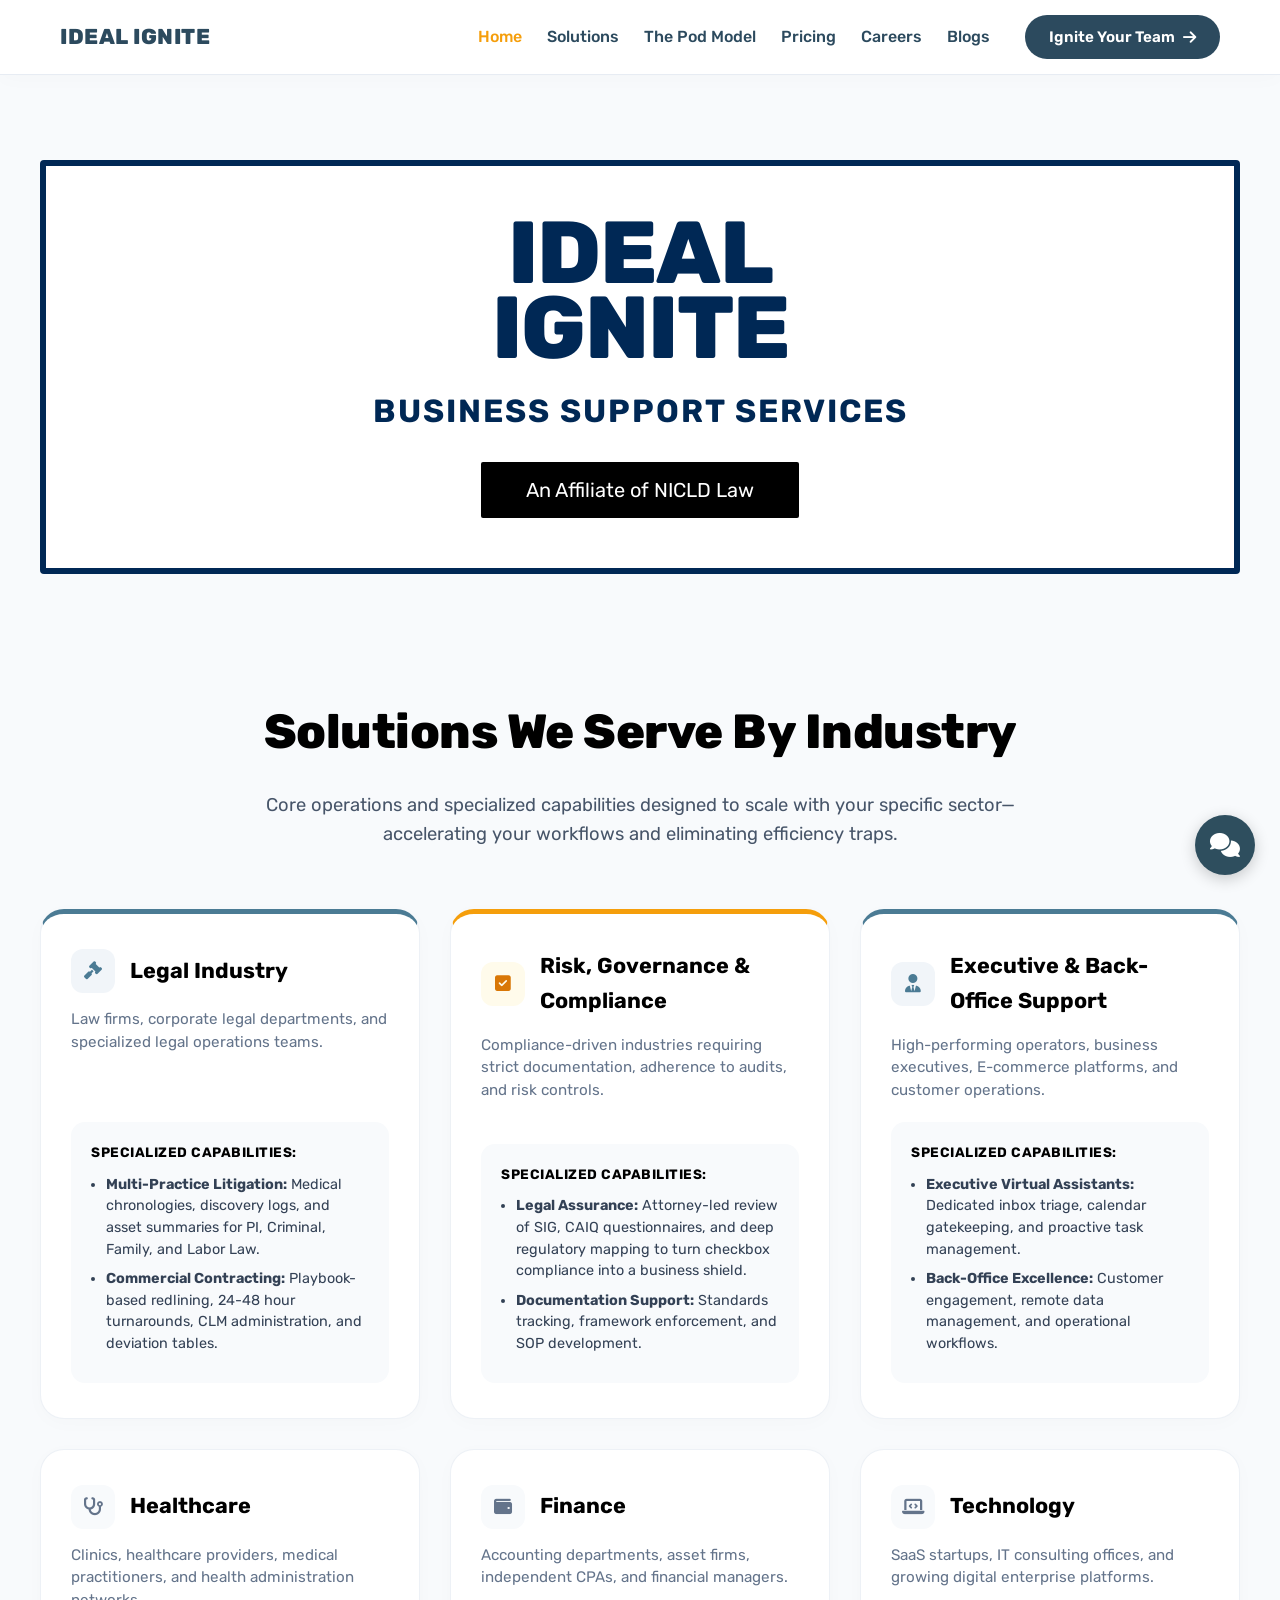
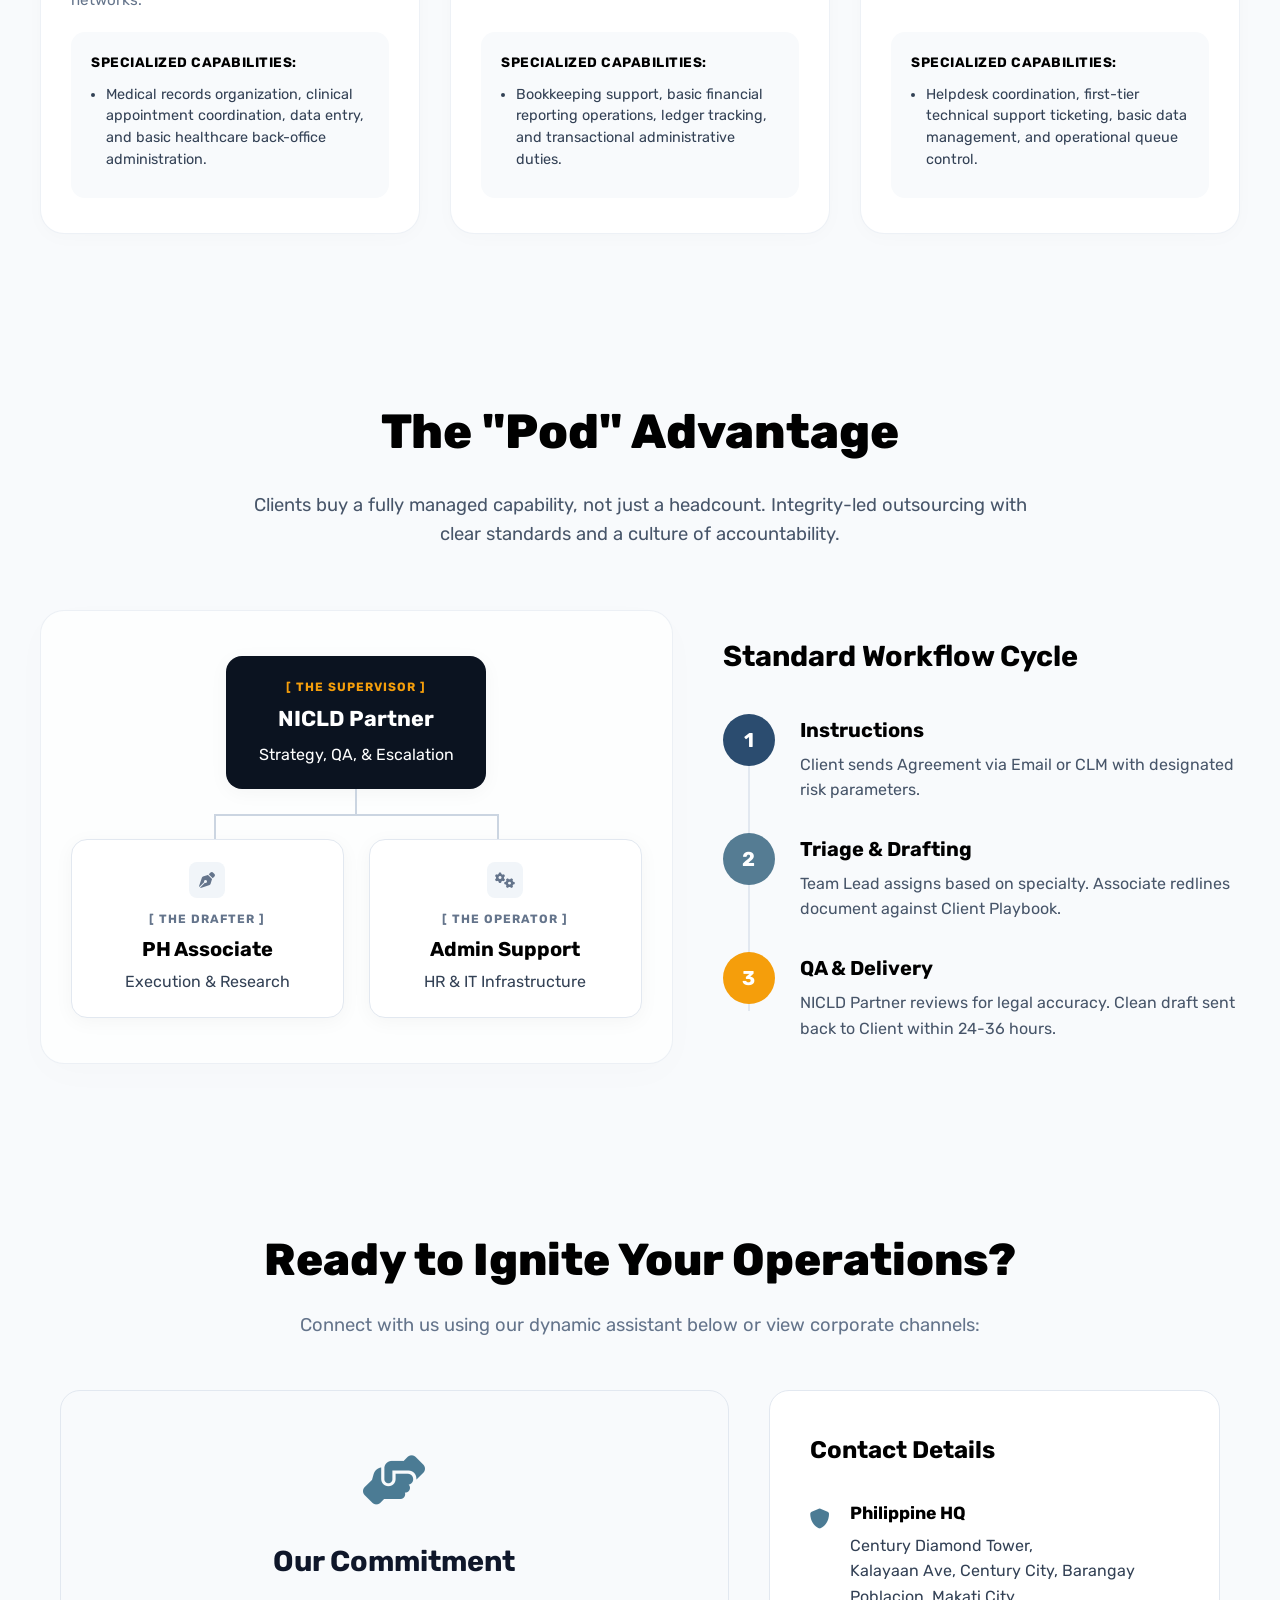
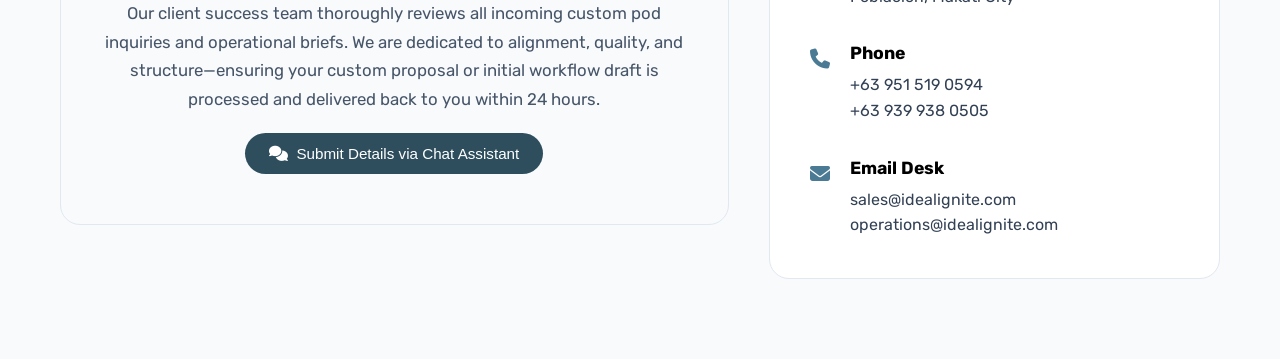
<file: Index.html>
<!DOCTYPE html>
<html lang="en">
<head>
    <meta charset="UTF-8">
    <meta name="viewport" content="width=device-width, initial-scale=1.0">
    <title>Ideal Ignite - Business Support Services</title>
    
    <!-- =======================================================
       PART 1: FONTS & EXTERNAL STYLESHEETS (Font at Icons)
       ======================================================= -->
    <!-- Google Fonts para sa Rubik Typography -->
    <link rel="preconnect" href="https://fonts.googleapis.com">
    <link rel="preconnect" href="https://fonts.gstatic.com" crossorigin>
    <link href="https://fonts.googleapis.com/css2?family=Rubik:wght@400;500;700;800&display=swap" rel="stylesheet">
    <!-- Font Awesome para sa mga Card, Contact, at Chat Icons -->
    <link rel="stylesheet" href="https://cdnjs.cloudflare.com/ajax/libs/font-awesome/6.4.0/css/all.min.css">
    <!-- Link sa iyong external CSS file -->
    <link rel="stylesheet" href="style.css">
</head>
<body>

    <!-- =======================================================
       PART 2: NAVBAR SECTION (Sticky Header / Navigation Links)
       ======================================================= -->
    <nav class="main-navbar">
        <div class="nav-container">
            <!-- Pangalan ng Kumpanya (Logo Area) -->
            <div class="nav-logo">
                <a href="#">IDEAL IGNITE</a>
            </div>
            <!-- Mga Menu Links at Button sa Kanan -->
            <div class="nav-menu-wrapper">
                <div class="nav-links">
                    <a href="#" class="nav-item active">Home</a>
                    <a href="#solutions" class="nav-item">Solutions</a>
                    <a href="#pod-model" class="nav-item">The Pod Model</a>
                    <a href="#pricing" class="nav-item">Pricing</a>
                    <a href="#careers" class="nav-item">Careers</a>
                    <a href="#blogs" class="nav-item">Blogs</a>
                </div>
                <!-- Ang button na ito ay awtomatikong magbubukas sa hiwalay na chatbot page/iframe -->
                <a href="javascript:void(0);" onclick="openChatbotForInquiry()" class="btn-quote">Ignite Your Team <i class="fa-solid fa-arrow-right"></i></a>
            </div>
        </div>
    </nav>


    <!-- =======================================================
       PART 3: HERO LOGO BADGE SECTION (Main Banner Area)
       ======================================================= -->
    <header class="logo-badge-container">
        <div class="logo-badge">
            <!-- Pangunahing Malaking Pamagat -->
            <h1 class="brand-title">IDEAL<br>IGNITE</h1>
            <!-- Subtitle sa ilalim ng Pamagat -->
            <p class="brand-subtitle">Business Support Services</p>
            <!-- Black Badge sa pinakailalim ng Hero Box -->
            <span class="brand-affiliate">An Affiliate of NICLD Law</span>
        </div>
    </header>


    <!-- =======================================================
       PART 4: SOLUTIONS BY INDUSTRY SECTION (Grid Cards)
       ======================================================= -->
    <section id="solutions" class="unified-solutions-section">
        <div class="container">
            <!-- Header ng Solutions Section -->
            <div class="section-header-unified">
                <h2>Solutions We Serve By Industry</h2>
                <p>Core operations and specialized capabilities designed to scale with your specific sector—accelerating your workflows and eliminating efficiency traps.</p>
            </div>

            <!-- Grid Container para sa 6 na Cards -->
            <div class="unified-grid">
                
                <!-- CARD 1: Legal Industry -->
                <div class="unified-card accent-blue-top">
                    <div class="card-header-flex">
                        <div class="unified-icon bg-blue-muted text-blue-dark"><i class="fa-solid fa-gavel"></i></div>
                        <h3>Legal Industry</h3>
                    </div>
                    <p class="industry-desc">Law firms, corporate legal departments, and specialized legal operations teams.</p>
                    <div class="solutions-sub-box">
                        <h4>Specialized Capabilities:</h4>
                        <ul>
                            <li><strong>Multi-Practice Litigation:</strong> Medical chronologies, discovery logs, and asset summaries for PI, Criminal, Family, and Labor Law.</li>
                            <li><strong>Commercial Contracting:</strong> Playbook-based redlining, 24-48 hour turnarounds, CLM administration, and deviation tables.</li>
                        </ul>
                    </div>
                </div>

                <!-- CARD 2: Risk & Compliance -->
                <div class="unified-card accent-orange-top">
                    <div class="card-header-flex">
                        <div class="unified-icon bg-orange-muted text-orange-dark"><i class="fa-solid fa-square-check"></i></div>
                        <h3>Risk, Governance & Compliance</h3>
                    </div>
                    <p class="industry-desc">Compliance-driven industries requiring strict documentation, adherence to audits, and risk controls.</p>
                    <div class="solutions-sub-box">
                        <h4>Specialized Capabilities:</h4>
                        <ul>
                            <li><strong>Legal Assurance:</strong> Attorney-led review of SIG, CAIQ questionnaires, and deep regulatory mapping to turn checkbox compliance into a business shield.</li>
                            <li><strong>Documentation Support:</strong> Standards tracking, framework enforcement, and SOP development.</li>
                        </ul>
                    </div>
                </div>

                <!-- CARD 3: Executive Support -->
                <div class="unified-card accent-blue-top">
                    <div class="card-header-flex">
                        <div class="unified-icon bg-blue-muted text-blue-dark"><i class="fa-solid fa-user-tie"></i></div>
                        <h3>Executive & Back-Office Support</h3>
                    </div>
                    <p class="industry-desc">High-performing operators, business executives, E-commerce platforms, and customer operations.</p>
                    <div class="solutions-sub-box">
                        <h4>Specialized Capabilities:</h4>
                        <ul>
                            <li><strong>Executive Virtual Assistants:</strong> Dedicated inbox triage, calendar gatekeeping, and proactive task management.</li>
                            <li><strong>Back-Office Excellence:</strong> Customer engagement, remote data management, and operational workflows.</li>
                        </ul>
                    </div>
                </div>

                <!-- CARD 4: Healthcare -->
                <div class="unified-card">
                    <div class="card-header-flex">
                        <div class="unified-icon bg-gray-muted text-gray-dark"><i class="fa-solid fa-stethoscope"></i></div>
                        <h3>Healthcare</h3>
                    </div>
                    <p class="industry-desc">Clinics, healthcare providers, medical practitioners, and health administration networks.</p>
                    <div class="solutions-sub-box">
                        <h4>Specialized Capabilities:</h4>
                        <ul>
                            <li>Medical records organization, clinical appointment coordination, data entry, and basic healthcare back-office administration.</li>
                        </ul>
                    </div>
                </div>

                <!-- CARD 5: Finance -->
                <div class="unified-card">
                    <div class="card-header-flex">
                        <div class="unified-icon bg-gray-muted text-gray-dark"><i class="fa-solid fa-wallet"></i></div>
                        <h3>Finance</h3>
                    </div>
                    <p class="industry-desc">Accounting departments, asset firms, independent CPAs, and financial managers.</p>
                    <div class="solutions-sub-box">
                        <h4>Specialized Capabilities:</h4>
                        <ul>
                            <li>Bookkeeping support, basic financial reporting operations, ledger tracking, and transactional administrative duties.</li>
                        </ul>
                    </div>
                </div>

                <!-- CARD 6: Technology -->
                <div class="unified-card">
                    <div class="card-header-flex">
                        <div class="unified-icon bg-gray-muted text-gray-dark"><i class="fa-solid fa-laptop-code"></i></div>
                        <h3>Technology</h3>
                    </div>
                    <p class="industry-desc">SaaS startups, IT consulting offices, and growing digital enterprise platforms.</p>
                    <div class="solutions-sub-box">
                        <h4>Specialized Capabilities:</h4>
                        <ul>
                            <li>Helpdesk coordination, first-tier technical support ticketing, basic data management, and operational queue control.</li>
                        </ul>
                    </div>
                </div>

            </div>
        </div>
    </section>


    <!-- =======================================================
       PART 5: THE "POD" ADVANTAGE SECTION (Organizational Diagram)
       ======================================================= -->
    <section id="pod-model" class="pod-advantage-section">
        <div class="pod-container">
            <!-- Header ng Pod Model Section -->
            <div class="pod-main-header">
                <h2>The "Pod" Advantage</h2>
                <p>Clients buy a fully managed capability, not just a headcount. Integrity-led outsourcing with clear standards and a culture of accountability.</p>
            </div>

            <!-- Layout: Diagram sa Kaliwa, Timeline sa Kanan -->
            <div class="pod-content-layout">
                
                <!-- Sub-Part A: Structural Org Chart Diagram -->
                <div class="pod-architecture-card">
                    <!-- Top Level Box (The Supervisor) -->
                    <div class="org-box supervisor-box">
                        <span class="box-role-tag text-orange">[ THE SUPERVISOR ]</span>
                        <h3>NICLD Partner</h3>
                        <p>Strategy, QA, & Escalation</p>
                    </div>

                    <!-- Connecting Vector Lines (HTML/CSS Flow Lines) -->
                    <div class="org-connecting-lines">
                        <div class="vertical-line-main"></div>
                        <div class="horizontal-bridge"></div>
                        <div class="vertical-branch-left"></div>
                        <div class="vertical-branch-right"></div>
                    </div>

                    <!-- Bottom Level Row (Drafter & Operator) -->
                    <div class="org-bottom-row">
                        <!-- Left Box -->
                        <div class="org-box lower-box">
                            <div class="org-icon"><i class="fa-solid fa-pen-nib"></i></div>
                            <span class="box-role-tag text-muted">[ THE DRAFTER ]</span>
                            <h3>PH Associate</h3>
                            <p>Execution & Research</p>
                        </div>
                        <!-- Right Box -->
                        <div class="org-box lower-box">
                            <div class="org-icon"><i class="fa-solid fa-gears"></i></div>
                            <span class="box-role-tag text-muted">[ THE OPERATOR ]</span>
                            <h3>Admin Support</h3>
                            <p>HR & IT Infrastructure</p>
                        </div>
                    </div>
                </div>

                <!-- Sub-Part B: Vertical Workflow Timeline Steps -->
                <div class="workflow-cycle-panel">
                    <h3>Standard Workflow Cycle</h3>
                    <div class="workflow-timeline-container">
                        <!-- Step 1 -->
                        <div class="timeline-item">
                            <div class="timeline-badge badge-blue">1</div>
                            <div class="timeline-body">
                                <h4>Instructions</h4>
                                <p>Client sends Agreement via Email or CLM with designated risk parameters.</p>
                            </div>
                        </div>
                        <!-- Step 2 -->
                        <div class="timeline-item">
                            <div class="timeline-badge badge-teal">2</div>
                            <div class="timeline-body">
                                <h4>Triage & Drafting</h4>
                                <p>Team Lead assigns based on specialty. Associate redlines document against Client Playbook.</p>
                            </div>
                        </div>
                        <!-- Step 3 -->
                        <div class="timeline-item">
                            <div class="timeline-badge badge-orange">3</div>
                            <div class="timeline-body">
                                <h4>QA & Delivery</h4>
                                <p>NICLD Partner reviews for legal accuracy. Clean draft sent back to Client within 24-36 hours.</p>
                            </div>
                        </div>
                    </div>
                </div>

            </div>
        </div>
    </section>


    <!-- =======================================================
       PART 6: CONTACT & INQUIRY SECTION (Malinis na Commitment at Info Cards)
       ======================================================= -->
    <section id="contact-section" class="contact-section text-center">
        <!-- Pamagat ng Seksyon -->
        <h2 class="contact-main-title">Ready to Ignite Your Operations?</h2>
        <p class="section-subtitle">Connect with us using our dynamic assistant below or view corporate channels:</p>

        <div class="contact-container">
            
            <!-- Sub-Part A: Ang MALINIS NA COMMITMENT CARD -->
            <div class="contact-form-card alignment-fix-commitment">
                <div class="clean-commitment-content">
                    <div class="commitment-large-icon"><i class="fa-solid fa-handshake-angle"></i></div>
                    <h3>Our Commitment</h3>
                    <p>Our client success team thoroughly reviews all incoming custom pod inquiries and operational briefs. We are dedicated to alignment, quality, and structure—ensuring your custom proposal or initial workflow draft is processed and delivered back to you within 24 hours.</p>
                    
                    <!-- CTA Button para lalong maging interactive ang pagbukas ng hiwalay na Chatbot Form -->
                    <button class="btn-start-chat-inquiry" onclick="openChatbotForInquiry()">
                        <i class="fa-solid fa-comments"></i> Submit Details via Chat Assistant
                    </button>
                </div>
            </div>

            <!-- Sub-Part B: Corporate Contact Details (Kanang Kolum) -->
            <div class="contact-info-column">
                <div class="info-card">
                    <h3>Contact Details</h3>
                    
                    <!-- HQ Address -->
                    <div class="info-item">
                        <div class="info-icon"><i class="fa-solid fa-shield"></i></div>
                        <div>
                            <strong>Philippine HQ</strong>
                            <p>Century Diamond Tower,<br>Kalayaan Ave, Century City, Barangay Poblacion, Makati City</p>
                        </div>
                    </div>

                    <!-- Mga Telepono -->
                    <div class="info-item">
                        <div class="info-icon"><i class="fa-solid fa-phone"></i></div>
                        <div>
                            <strong>Phone</strong>
                            <p>+63 951 519 0594<br>+63 939 938 0505</p>
                        </div>
                    </div>

                    <!-- Mga Email Desk -->
                    <div class="info-item">
                        <div class="info-icon"><i class="fa-solid fa-envelope"></i></div>
                        <div>
                            <strong>Email Desk</strong>
                            <p>sales@idealignite.com<br>operations@idealignite.com</p>
                        </div>
                    </div>
                </div>
            </div>

        </div>
    </section>


    <!-- =======================================================
       PART 7: LIVE CHATBOT WIDGET SECTION (Modular Iframe Setup)
       ======================================================= -->
    <div class="chatbot-wrapper">
        <!-- Bilog na Floating Action Button (Launcher Icon) -->
        <button class="chatbot-launcher" id="chatbotLauncher" onclick="toggleChatbotFrame()">
            <i class="fa-solid fa-comments"></i>
        </button>

        <!-- Dito hihigupin ang hiwalay na chatbot.html file -->
        <iframe src="chatbot.html" class="chatbot-iframe-window" id="chatbotIframe" style="display: none;"></iframe>
    </div>


    <!-- =======================================================
       PART 8: EXTERNAL JAVASCRIPT CONTROLLER CONNECTION
       ======================================================= -->
    <script src="script.js"></script>

</body>
</html>
</file>
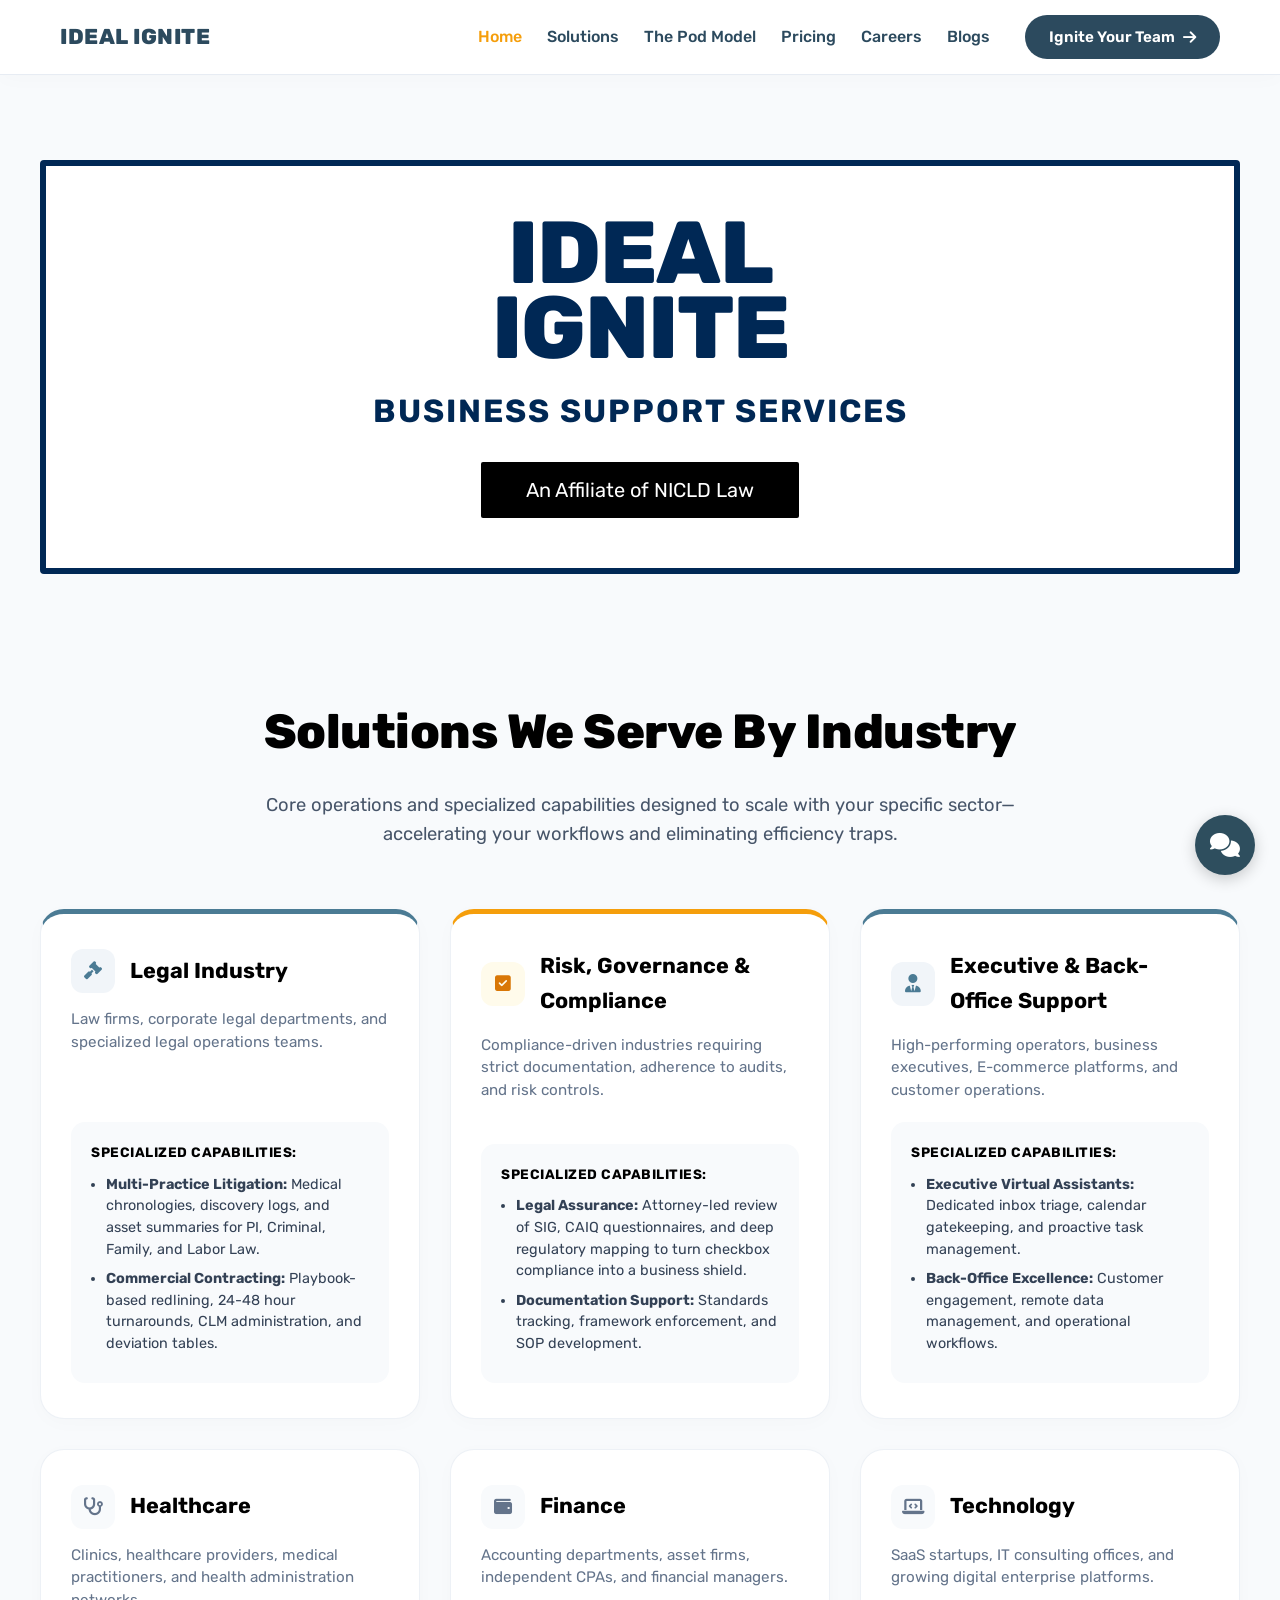
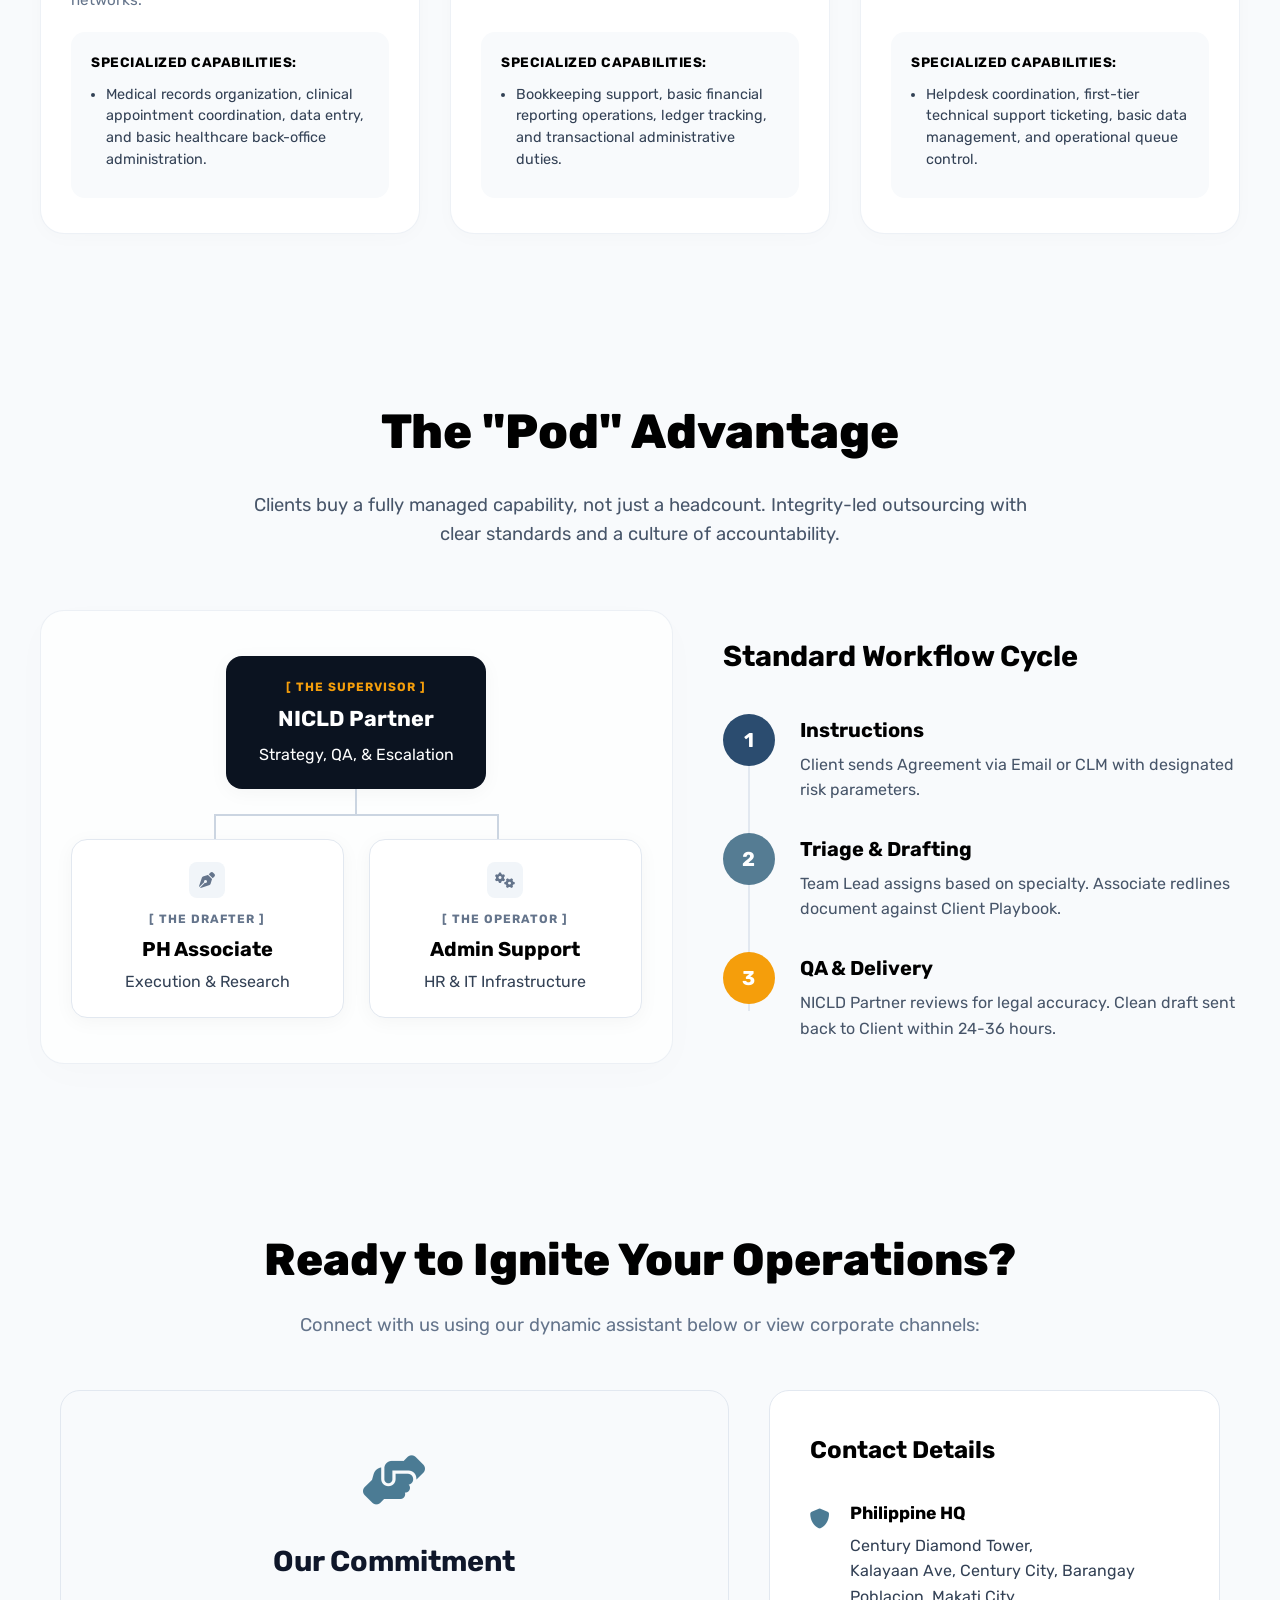
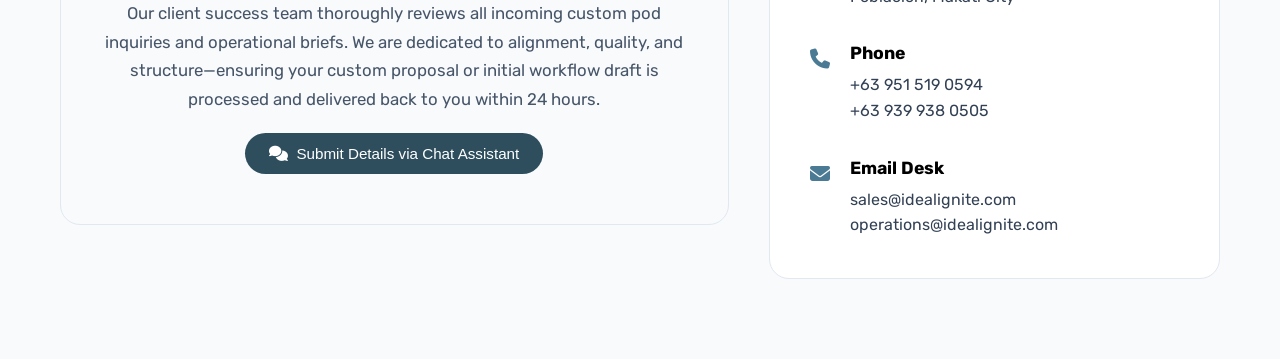
<file: index.html>
<!DOCTYPE html>
<html lang="en">
<head>
    <meta charset="UTF-8">
    <meta name="viewport" content="width=device-width, initial-scale=1.0">
    <title>Ideal Ignite - Business Support Services</title>
    
    <!-- =======================================================
       PART 1: FONTS & EXTERNAL STYLESHEETS (Font at Icons)
       ======================================================= -->
    <!-- Google Fonts para sa Rubik Typography -->
    <link rel="preconnect" href="https://fonts.googleapis.com">
    <link rel="preconnect" href="https://fonts.gstatic.com" crossorigin>
    <link href="https://fonts.googleapis.com/css2?family=Rubik:wght@400;500;700;800&display=swap" rel="stylesheet">
    <!-- Font Awesome para sa mga Card, Contact, at Chat Icons -->
    <link rel="stylesheet" href="https://cdnjs.cloudflare.com/ajax/libs/font-awesome/6.4.0/css/all.min.css">
    <!-- Link sa iyong external CSS file -->
    <link rel="stylesheet" href="style.css">
</head>
<body>

    <!-- =======================================================
       PART 2: NAVBAR SECTION (Sticky Header / Navigation Links)
       ======================================================= -->
    <nav class="main-navbar">
        <div class="nav-container">
            <!-- Pangalan ng Kumpanya (Logo Area) -->
            <div class="nav-logo">
                <a href="#">IDEAL IGNITE</a>
            </div>
            <!-- Mga Menu Links at Button sa Kanan -->
            <div class="nav-menu-wrapper">
                <div class="nav-links">
                    <a href="#" class="nav-item active">Home</a>
                    <a href="#solutions" class="nav-item">Solutions</a>
                    <a href="#pod-model" class="nav-item">The Pod Model</a>
                    <a href="#pricing" class="nav-item">Pricing</a>
                    <a href="#careers" class="nav-item">Careers</a>
                    <a href="#blogs" class="nav-item">Blogs</a>
                </div>
                <!-- Ang button na ito ay awtomatikong magbubukas sa hiwalay na chatbot page/iframe -->
                <a href="javascript:void(0);" onclick="openChatbotForInquiry()" class="btn-quote">Ignite Your Team <i class="fa-solid fa-arrow-right"></i></a>
            </div>
        </div>
    </nav>


    <!-- =======================================================
       PART 3: HERO LOGO BADGE SECTION (Main Banner Area)
       ======================================================= -->
    <header class="logo-badge-container">
        <div class="logo-badge">
            <!-- Pangunahing Malaking Pamagat -->
            <h1 class="brand-title">IDEAL<br>IGNITE</h1>
            <!-- Subtitle sa ilalim ng Pamagat -->
            <p class="brand-subtitle">Business Support Services</p>
            <!-- Black Badge sa pinakailalim ng Hero Box -->
            <span class="brand-affiliate">An Affiliate of NICLD Law</span>
        </div>
    </header>


    <!-- =======================================================
       PART 4: SOLUTIONS BY INDUSTRY SECTION (Grid Cards)
       ======================================================= -->
    <section id="solutions" class="unified-solutions-section">
        <div class="container">
            <!-- Header ng Solutions Section -->
            <div class="section-header-unified">
                <h2>Solutions We Serve By Industry</h2>
                <p>Core operations and specialized capabilities designed to scale with your specific sector—accelerating your workflows and eliminating efficiency traps.</p>
            </div>

            <!-- Grid Container para sa 6 na Cards -->
            <div class="unified-grid">
                
                <!-- CARD 1: Legal Industry -->
                <div class="unified-card accent-blue-top">
                    <div class="card-header-flex">
                        <div class="unified-icon bg-blue-muted text-blue-dark"><i class="fa-solid fa-gavel"></i></div>
                        <h3>Legal Industry</h3>
                    </div>
                    <p class="industry-desc">Law firms, corporate legal departments, and specialized legal operations teams.</p>
                    <div class="solutions-sub-box">
                        <h4>Specialized Capabilities:</h4>
                        <ul>
                            <li><strong>Multi-Practice Litigation:</strong> Medical chronologies, discovery logs, and asset summaries for PI, Criminal, Family, and Labor Law.</li>
                            <li><strong>Commercial Contracting:</strong> Playbook-based redlining, 24-48 hour turnarounds, CLM administration, and deviation tables.</li>
                        </ul>
                    </div>
                </div>

                <!-- CARD 2: Risk & Compliance -->
                <div class="unified-card accent-orange-top">
                    <div class="card-header-flex">
                        <div class="unified-icon bg-orange-muted text-orange-dark"><i class="fa-solid fa-square-check"></i></div>
                        <h3>Risk, Governance & Compliance</h3>
                    </div>
                    <p class="industry-desc">Compliance-driven industries requiring strict documentation, adherence to audits, and risk controls.</p>
                    <div class="solutions-sub-box">
                        <h4>Specialized Capabilities:</h4>
                        <ul>
                            <li><strong>Legal Assurance:</strong> Attorney-led review of SIG, CAIQ questionnaires, and deep regulatory mapping to turn checkbox compliance into a business shield.</li>
                            <li><strong>Documentation Support:</strong> Standards tracking, framework enforcement, and SOP development.</li>
                        </ul>
                    </div>
                </div>

                <!-- CARD 3: Executive Support -->
                <div class="unified-card accent-blue-top">
                    <div class="card-header-flex">
                        <div class="unified-icon bg-blue-muted text-blue-dark"><i class="fa-solid fa-user-tie"></i></div>
                        <h3>Executive & Back-Office Support</h3>
                    </div>
                    <p class="industry-desc">High-performing operators, business executives, E-commerce platforms, and customer operations.</p>
                    <div class="solutions-sub-box">
                        <h4>Specialized Capabilities:</h4>
                        <ul>
                            <li><strong>Executive Virtual Assistants:</strong> Dedicated inbox triage, calendar gatekeeping, and proactive task management.</li>
                            <li><strong>Back-Office Excellence:</strong> Customer engagement, remote data management, and operational workflows.</li>
                        </ul>
                    </div>
                </div>

                <!-- CARD 4: Healthcare -->
                <div class="unified-card">
                    <div class="card-header-flex">
                        <div class="unified-icon bg-gray-muted text-gray-dark"><i class="fa-solid fa-stethoscope"></i></div>
                        <h3>Healthcare</h3>
                    </div>
                    <p class="industry-desc">Clinics, healthcare providers, medical practitioners, and health administration networks.</p>
                    <div class="solutions-sub-box">
                        <h4>Specialized Capabilities:</h4>
                        <ul>
                            <li>Medical records organization, clinical appointment coordination, data entry, and basic healthcare back-office administration.</li>
                        </ul>
                    </div>
                </div>

                <!-- CARD 5: Finance -->
                <div class="unified-card">
                    <div class="card-header-flex">
                        <div class="unified-icon bg-gray-muted text-gray-dark"><i class="fa-solid fa-wallet"></i></div>
                        <h3>Finance</h3>
                    </div>
                    <p class="industry-desc">Accounting departments, asset firms, independent CPAs, and financial managers.</p>
                    <div class="solutions-sub-box">
                        <h4>Specialized Capabilities:</h4>
                        <ul>
                            <li>Bookkeeping support, basic financial reporting operations, ledger tracking, and transactional administrative duties.</li>
                        </ul>
                    </div>
                </div>

                <!-- CARD 6: Technology -->
                <div class="unified-card">
                    <div class="card-header-flex">
                        <div class="unified-icon bg-gray-muted text-gray-dark"><i class="fa-solid fa-laptop-code"></i></div>
                        <h3>Technology</h3>
                    </div>
                    <p class="industry-desc">SaaS startups, IT consulting offices, and growing digital enterprise platforms.</p>
                    <div class="solutions-sub-box">
                        <h4>Specialized Capabilities:</h4>
                        <ul>
                            <li>Helpdesk coordination, first-tier technical support ticketing, basic data management, and operational queue control.</li>
                        </ul>
                    </div>
                </div>

            </div>
        </div>
    </section>


    <!-- =======================================================
       PART 5: THE "POD" ADVANTAGE SECTION (Organizational Diagram)
       ======================================================= -->
    <section id="pod-model" class="pod-advantage-section">
        <div class="pod-container">
            <!-- Header ng Pod Model Section -->
            <div class="pod-main-header">
                <h2>The "Pod" Advantage</h2>
                <p>Clients buy a fully managed capability, not just a headcount. Integrity-led outsourcing with clear standards and a culture of accountability.</p>
            </div>

            <!-- Layout: Diagram sa Kaliwa, Timeline sa Kanan -->
            <div class="pod-content-layout">
                
                <!-- Sub-Part A: Structural Org Chart Diagram -->
                <div class="pod-architecture-card">
                    <!-- Top Level Box (The Supervisor) -->
                    <div class="org-box supervisor-box">
                        <span class="box-role-tag text-orange">[ THE SUPERVISOR ]</span>
                        <h3>NICLD Partner</h3>
                        <p>Strategy, QA, & Escalation</p>
                    </div>

                    <!-- Connecting Vector Lines (HTML/CSS Flow Lines) -->
                    <div class="org-connecting-lines">
                        <div class="vertical-line-main"></div>
                        <div class="horizontal-bridge"></div>
                        <div class="vertical-branch-left"></div>
                        <div class="vertical-branch-right"></div>
                    </div>

                    <!-- Bottom Level Row (Drafter & Operator) -->
                    <div class="org-bottom-row">
                        <!-- Left Box -->
                        <div class="org-box lower-box">
                            <div class="org-icon"><i class="fa-solid fa-pen-nib"></i></div>
                            <span class="box-role-tag text-muted">[ THE DRAFTER ]</span>
                            <h3>PH Associate</h3>
                            <p>Execution & Research</p>
                        </div>
                        <!-- Right Box -->
                        <div class="org-box lower-box">
                            <div class="org-icon"><i class="fa-solid fa-gears"></i></div>
                            <span class="box-role-tag text-muted">[ THE OPERATOR ]</span>
                            <h3>Admin Support</h3>
                            <p>HR & IT Infrastructure</p>
                        </div>
                    </div>
                </div>

                <!-- Sub-Part B: Vertical Workflow Timeline Steps -->
                <div class="workflow-cycle-panel">
                    <h3>Standard Workflow Cycle</h3>
                    <div class="workflow-timeline-container">
                        <!-- Step 1 -->
                        <div class="timeline-item">
                            <div class="timeline-badge badge-blue">1</div>
                            <div class="timeline-body">
                                <h4>Instructions</h4>
                                <p>Client sends Agreement via Email or CLM with designated risk parameters.</p>
                            </div>
                        </div>
                        <!-- Step 2 -->
                        <div class="timeline-item">
                            <div class="timeline-badge badge-teal">2</div>
                            <div class="timeline-body">
                                <h4>Triage & Drafting</h4>
                                <p>Team Lead assigns based on specialty. Associate redlines document against Client Playbook.</p>
                            </div>
                        </div>
                        <!-- Step 3 -->
                        <div class="timeline-item">
                            <div class="timeline-badge badge-orange">3</div>
                            <div class="timeline-body">
                                <h4>QA & Delivery</h4>
                                <p>NICLD Partner reviews for legal accuracy. Clean draft sent back to Client within 24-36 hours.</p>
                            </div>
                        </div>
                    </div>
                </div>

            </div>
        </div>
    </section>


    <!-- =======================================================
       PART 6: CONTACT & INQUIRY SECTION (Malinis na Commitment at Info Cards)
       ======================================================= -->
    <section id="contact-section" class="contact-section text-center">
        <!-- Pamagat ng Seksyon -->
        <h2 class="contact-main-title">Ready to Ignite Your Operations?</h2>
        <p class="section-subtitle">Connect with us using our dynamic assistant below or view corporate channels:</p>

        <div class="contact-container">
            
            <!-- Sub-Part A: Ang MALINIS NA COMMITMENT CARD -->
            <div class="contact-form-card alignment-fix-commitment">
                <div class="clean-commitment-content">
                    <div class="commitment-large-icon"><i class="fa-solid fa-handshake-angle"></i></div>
                    <h3>Our Commitment</h3>
                    <p>Our client success team thoroughly reviews all incoming custom pod inquiries and operational briefs. We are dedicated to alignment, quality, and structure—ensuring your custom proposal or initial workflow draft is processed and delivered back to you within 24 hours.</p>
                    
                    <!-- CTA Button para lalong maging interactive ang pagbukas ng hiwalay na Chatbot Form -->
                    <button class="btn-start-chat-inquiry" onclick="openChatbotForInquiry()">
                        <i class="fa-solid fa-comments"></i> Submit Details via Chat Assistant
                    </button>
                </div>
            </div>

            <!-- Sub-Part B: Corporate Contact Details (Kanang Kolum) -->
            <div class="contact-info-column">
                <div class="info-card">
                    <h3>Contact Details</h3>
                    
                    <!-- HQ Address -->
                    <div class="info-item">
                        <div class="info-icon"><i class="fa-solid fa-shield"></i></div>
                        <div>
                            <strong>Philippine HQ</strong>
                            <p>Century Diamond Tower,<br>Kalayaan Ave, Century City, Barangay Poblacion, Makati City</p>
                        </div>
                    </div>

                    <!-- Mga Telepono -->
                    <div class="info-item">
                        <div class="info-icon"><i class="fa-solid fa-phone"></i></div>
                        <div>
                            <strong>Phone</strong>
                            <p>+63 951 519 0594<br>+63 939 938 0505</p>
                        </div>
                    </div>

                    <!-- Mga Email Desk -->
                    <div class="info-item">
                        <div class="info-icon"><i class="fa-solid fa-envelope"></i></div>
                        <div>
                            <strong>Email Desk</strong>
                            <p>sales@idealignite.com<br>operations@idealignite.com</p>
                        </div>
                    </div>
                </div>
            </div>

        </div>
    </section>


    <!-- =======================================================
       PART 7: LIVE CHATBOT WIDGET SECTION (Modular Iframe Setup)
       ======================================================= -->
    <div class="chatbot-wrapper">
        <!-- Bilog na Floating Action Button (Launcher Icon) -->
        <button class="chatbot-launcher" id="chatbotLauncher" onclick="toggleChatbotFrame()">
            <i class="fa-solid fa-comments"></i>
        </button>

        <!-- Dito hihigupin ang hiwalay na chatbot.html file -->
        <iframe src="chatbot.html" class="chatbot-iframe-window" id="chatbotIframe" style="display: none;"></iframe>
    </div>


    <!-- =======================================================
       PART 8: EXTERNAL JAVASCRIPT CONTROLLER CONNECTION
       ======================================================= -->
    <script src="script.js"></script>

</body>
</html>
</file>
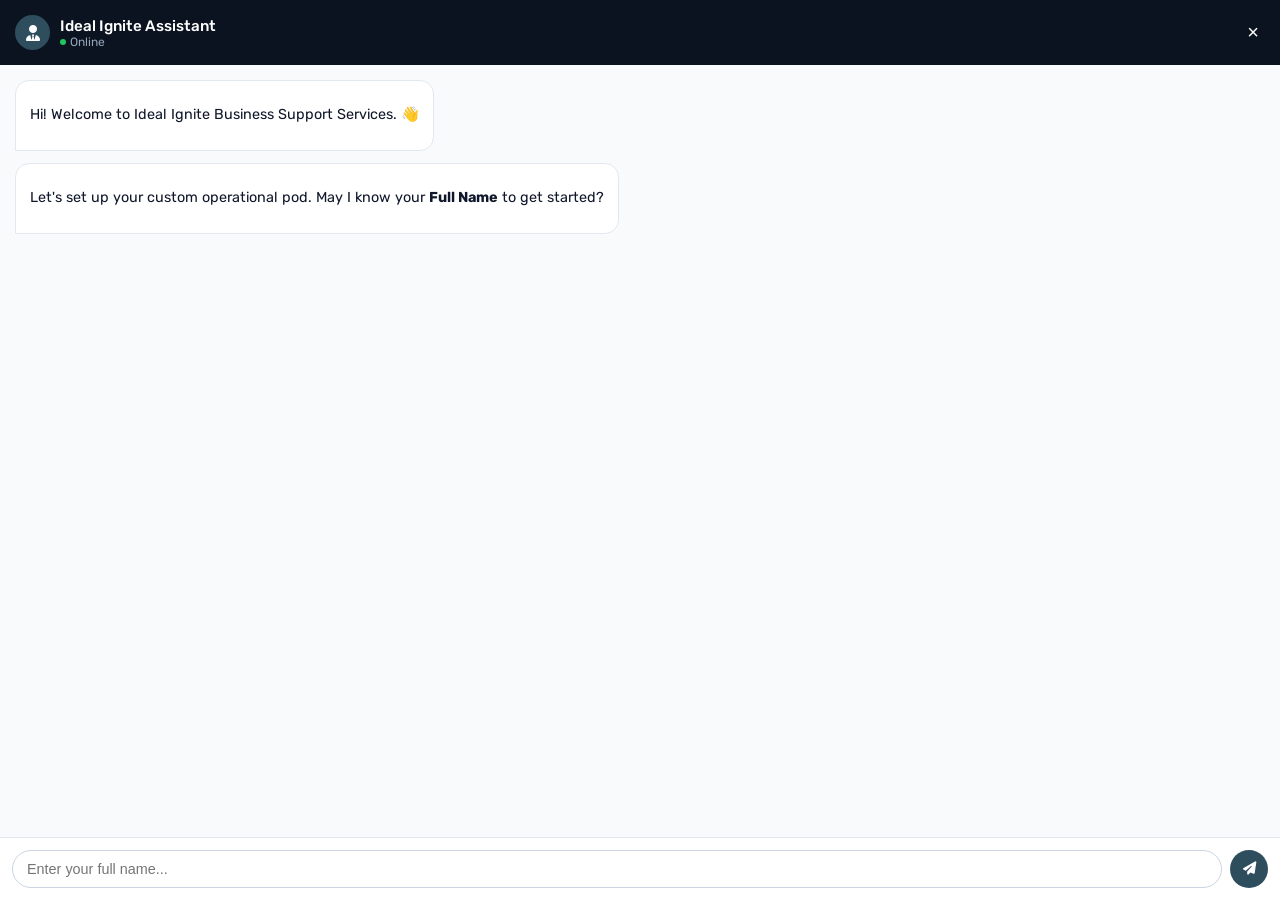
<file: chatbot.html>
<!DOCTYPE html>
<html lang="en">
<head>
    <meta charset="UTF-8">
    <meta name="viewport" content="width=device-width, initial-scale=1.0">
    <title>Ideal Ignite - Chatbot Core</title>
    <!-- Google Font at FontAwesome -->
    <link href="https://fonts.googleapis.com/css2?family=Rubik:wght@400;500;700;800&display=swap" rel="stylesheet">
    <link rel="stylesheet" href="https://cdnjs.cloudflare.com/ajax/libs/font-awesome/6.4.0/css/all.min.css">
    
    <style>
        body {
            margin: 0;
            padding: 0;
            font-family: 'Rubik', sans-serif;
            background: transparent;
        }
        .chatbot-window {
            width: 100%;
            height: 100vh;
            background-color: #ffffff;
            display: flex;
            flex-direction: column;
            overflow: hidden;
        }
        .chatbot-header {
            background-color: #0b1320;
            color: #ffffff;
            padding: 15px;
            display: flex;
            align-items: center;
            justify-content: space-between;
        }
        .bot-profile {
            display: flex;
            align-items: center;
            gap: 10px;
        }
        .bot-avatar {
            width: 35px;
            height: 35px;
            background-color: #2e4e5e;
            border-radius: 50%;
            display: flex;
            align-items: center;
            justify-content: center;
            font-size: 16px;
        }
        .bot-info h4 {
            margin: 0;
            font-size: 0.95rem;
            font-weight: 500;
        }
        .bot-info span {
            font-size: 0.75rem;
            color: #94a3b8;
            display: flex;
            align-items: center;
            gap: 4px;
        }
        .online-indicator {
            width: 6px;
            height: 6px;
            background-color: #22c55e;
            border-radius: 50%;
        }
        .close-chat-btn {
            background: none;
            border: none;
            color: #ffffff;
            font-size: 20px;
            cursor: pointer;
        }
        .chatbot-messages {
            flex: 1;
            padding: 15px;
            overflow-y: auto;
            display: flex;
            flex-direction: column;
            background-color: #f8fafc;
        }
        .message {
            max-width: 80%;
            margin-bottom: 12px;
            padding: 10px 14px;
            font-size: 0.9rem;
            line-height: 1.4;
        }
        .bot-message {
            align-self: flex-start;
            background-color: #ffffff;
            color: #0f172a;
            border-radius: 14px 14px 14px 0;
            border: 1px solid #e2e8f0;
        }
        .user-message {
            align-self: flex-end;
            background-color: #2e4e5e;
            color: #ffffff;
            border-radius: 14px 14px 0 14px;
            text-align: left;
        }
        .chatbot-input-area {
            padding: 12px;
            background-color: #ffffff;
            border-top: 1px solid #e2e8f0;
        }
        .input-wrapper {
            display: flex;
            gap: 8px;
        }
        .chatbot-input-area input {
            flex: 1;
            padding: 10px 14px;
            border: 1px solid #cbd5e1;
            border-radius: 20px;
            outline: none;
            font-size: 0.9rem;
        }
        .send-chat-btn {
            background-color: #2e4e5e;
            color: #ffffff;
            border: none;
            width: 38px;
            height: 38px;
            border-radius: 50%;
            cursor: pointer;
            display: flex;
            align-items: center;
            justify-content: center;
        }
    </style>
</head>
<body>

    <div class="chatbot-window">
        <!-- Header -->
        <div class="chatbot-header">
            <div class="bot-profile">
                <div class="bot-avatar"><i class="fa-solid fa-user-tie"></i></div>
                <div class="bot-info">
                    <h4>Ideal Ignite Assistant</h4>
                    <span><div class="online-indicator"></div> Online</span>
                </div>
            </div>
            <button class="close-chat-btn" onclick="window.parent.toggleChatbotFrame()">&times;</button>
        </div>
        
        <!-- Screen Usapan -->
        <div class="chatbot-messages" id="chatbotMessages">
            <div class="message bot-message">
                <p>Hi! Welcome to Ideal Ignite Business Support Services. 👋</p>
            </div>
        </div>

        <!-- Input Box -->
        <div class="chatbot-input-area">
            <div class="input-wrapper" id="dynamicInputWrapper">
                <input type="text" placeholder="Type your answer here..." id="chatUserInput" autocomplete="off">
                <button class="send-chat-btn" id="sendChatBtn"><i class="fa-solid fa-paper-plane"></i></button>
            </div>
        </div>
    </div>

    <script>
        let step = 1;
        let userData = { fullname: "", email: "", company: "", contact: "", message: "" };

        const chatMessages = document.getElementById('chatbotMessages');
        const chatInput = document.getElementById('chatUserInput');
        const sendBtn = document.getElementById('sendChatBtn');
        const dynamicWrapper = document.getElementById('dynamicInputWrapper');

        // Unang Tanong pagkabukas
        setTimeout(() => {
            appendBotMessage("Let's set up your custom operational pod. May I know your <strong>Full Name</strong> to get started?");
            chatInput.placeholder = "Enter your full name...";
        }, 500);

        function appendBotMessage(text) {
            const div = document.createElement('div');
            div.className = 'message bot-message';
            div.innerHTML = `<p>${text}</p>`;
            chatMessages.appendChild(div);
            chatMessages.scrollTop = chatMessages.scrollHeight;
        }

        function appendUserMessage(text) {
            const div = document.createElement('div');
            div.className = 'message user-message';
            div.innerHTML = `<p>${text}</p>`;
            chatMessages.appendChild(div);
            chatMessages.scrollTop = chatMessages.scrollHeight;
        }

        function processStep() {
            let val = chatInput.value.trim();
            if(val === "" && step !== 6) return;

            if(step === 1) {
                userData.fullname = val;
                appendUserMessage(val);
                chatInput.value = "";
                step = 2;
                setTimeout(() => {
                    appendBotMessage(`Thanks, ${userData.fullname}! What is your <strong>Business Email</strong>?`);
                    chatInput.placeholder = "name@company.com";
                }, 700);
            }
            else if(step === 2) {
                userData.email = val;
                appendUserMessage(val);
                chatInput.value = "";
                step = 3;
                setTimeout(() => {
                    appendBotMessage("Got it. What is the name of your <strong>Company</strong>?");
                    chatInput.placeholder = "Your company name...";
                }, 700);
            }
            else if(step === 3) {
                userData.company = val;
                appendUserMessage(val);
                chatInput.value = "";
                step = 4;
                setTimeout(() => {
                    appendBotMessage("Great! What is your <strong>Contact Number</strong>?");
                    chatInput.placeholder = "+1 / +44 / +63...";
                }, 700);
            }
            else if(step === 4) {
                userData.contact = val;
                appendUserMessage(val);
                chatInput.value = "";
                step = 5;
                setTimeout(() => {
                    appendBotMessage("Almost done! Please type your <strong>Message / Operational Challenges</strong>:");
                    chatInput.placeholder = "Tell us about your requirements...";
                }, 700);
            }
            else if(step === 5) {
                userData.message = val;
                appendUserMessage(val);
                chatInput.value = "";
                step = 6;
                
                setTimeout(() => {
                    appendBotMessage("To proceed, please review and accept our Data Processing guidelines.");
                    
                    const checkDiv = document.createElement('div');
                    checkDiv.style = "background: #ffffff; padding: 12px; border: 1px solid #e2e8f0; border-radius: 10px; margin-top: 5px;";
                    checkDiv.innerHTML = `
                        <input type="checkbox" id="privacyCheck">
                        <label for="privacyCheck" style="font-size:0.8rem; color:#334155;">I agree to the privacy policy terms.</label>
                        <button id="finalSubmitBtn" style="width:100%; margin-top:10px; background:#2e4e5e; color:white; border:none; padding:8px; border-radius:20px; cursor:pointer;">Send Inquiry</button>
                    `;
                    chatMessages.appendChild(checkDiv);
                    chatMessages.scrollTop = chatMessages.scrollHeight;
                    dynamicWrapper.style.display = "none";

                    document.getElementById('finalSubmitBtn').addEventListener('click', () => {
                        if(!document.getElementById('privacyCheck').checked) {
                            alert("Please check the box to agree.");
                            return;
                        }
                        checkDiv.remove();
                        appendUserMessage("I agree to terms. [Submitted]");
                        
                        console.log("Form Data Sent From Chatbot:", userData);

                        setTimeout(() => {
                            appendBotMessage("🎯 <strong>Inquiry Received!</strong> Expect an operational proposal in your inbox within 24 hours.");
                            dynamicWrapper.style.display = "flex";
                            chatInput.disabled = true;
                            chatInput.placeholder = "Thank you!";
                            sendBtn.disabled = true;
                        }, 800);
                    });
                }, 700);
            }
        }

        sendBtn.addEventListener('click', processStep);
        chatInput.addEventListener('keypress', (e) => { if(e.key === 'Enter') processStep(); });
    </script>
</body>
</html>
</file>
<file: style.css>
/* ==========================================
   1. GLOBAL RESET & BASE INITIALIZATION
   ========================================== */
* {
    margin: 0;
    padding: 0;
    box-sizing: border-box;
}

body {
    font-family: 'Rubik', sans-serif;
    background-color: #f8fafc;
    color: #334155;
    padding-top: 100px;
    line-height: 1.6;
}

.text-center { 
    text-align: center; 
}

/* ==========================================
   2. STICKY GLASSMORPHIC NAVBAR STYLES
   ========================================== */
.main-navbar {
    position: fixed;
    top: 0;
    left: 0;
    width: 100%;
    z-index: 1000;
    background: rgba(255, 255, 255, 0.9);
    backdrop-filter: blur(10px);
    -webkit-backdrop-filter: blur(10px);
    border-bottom: 1px solid rgba(226, 232, 240, 0.8);
    box-shadow: 0 4px 20px rgba(0, 0, 0, 0.02);
    padding: 15px 0;
}

.nav-container {
    max-width: 1200px;
    margin: 0 auto;
    padding: 0 20px;
    display: flex;
    justify-content: space-between;
    align-items: center;
}

.nav-logo a {
    font-size: 1.35rem;
    font-weight: 800;
    color: #2c4a5e; 
    text-decoration: none;
    letter-spacing: 0.5px;
}

.nav-menu-wrapper {
    display: flex;
    align-items: center;
    gap: 35px;
}

.nav-links {
    display: flex;
    gap: 25px;
}

.nav-item {
    font-size: 1rem;
    font-weight: 500;
    color: #2c4a5e;
    text-decoration: none;
    transition: color 0.2s;
}

.nav-item:hover, .nav-item.active {
    color: #f59e0b;
}

.btn-quote {
    display: inline-flex;
    align-items: center;
    gap: 8px;
    background-color: #2c4a5e;
    color: #ffffff;
    padding: 10px 24px;
    border-radius: 50px;
    font-size: 0.95rem;
    font-weight: 600;
    text-decoration: none;
    transition: all 0.2s ease;
}

.btn-quote:hover {
    background-color: #1e3342;
    transform: translateY(-1px);
}

/* ==========================================
   3. HERO LOGO BADGE STYLES
   ========================================== */
.logo-badge-container {
    display: flex;
    justify-content: center;
    align-items: center;
    padding: 60px 20px 40px 20px;
    background-color: #f8fafc;
    width: 100%;
}

.logo-badge {
    border: 6px solid #002855;
    border-radius: 4px;
    padding: 50px 40px;
    background-color: #ffffff;
    max-width: 1200px; 
    width: 100%;
    text-align: center;
    display: flex;
    flex-direction: column;
    align-items: center; 
}

.brand-title {
    color: #002855;
    font-size: 5.5rem;
    font-weight: 800;
    line-height: 0.85;
    margin: 0 0 20px 0;
    letter-spacing: -1px;
}

.brand-subtitle {
    color: #002855;
    font-size: 2rem;
    font-weight: 700;
    text-transform: uppercase;
    letter-spacing: 2px;
    margin: 0 0 25px 0;
}

.brand-affiliate {
    background-color: #000000;
    color: #ffffff;
    padding: 12px 45px;
    font-size: 1.25rem;
    font-weight: 400;
    border-radius: 2px;
    display: inline-block;
}

/* ==========================================
   4. PINAG-ISANG SOLUTIONS BY INDUSTRY STYLES
   ========================================== */
.unified-solutions-section {
    padding: 80px 20px;
    background-color: #f8fafc;
    width: 100%;
}

.section-header-unified {
    text-align: center;
    max-width: 800px;
    margin: 0 auto 60px auto;
}

.section-header-unified h2 {
    font-size: 3rem;
    color: #000000;
    font-weight: 800;
    margin-bottom: 20px;
    letter-spacing: -0.5px;
}

.section-header-unified p {
    font-size: 1.15rem;
    color: #475569;
    line-height: 1.6;
}

.unified-grid {
    display: grid;
    grid-template-columns: repeat(3, 1fr);
    gap: 30px;
    max-width: 1200px;
    margin: 0 auto;
}

.unified-card {
    background-color: #ffffff;
    padding: 35px 30px;
    border-radius: 24px;
    box-shadow: 0 4px 20px rgba(0, 0, 0, 0.02);
    display: flex;
    flex-direction: column;
    text-align: left;
    transition: transform 0.3s ease, box-shadow 0.3s ease;
    border: 1px solid rgba(226, 232, 240, 0.6);
}

.unified-card:hover {
    transform: translateY(-6px);
    box-shadow: 0 12px 30px rgba(0, 0, 0, 0.06);
}

.unified-card.accent-blue-top { border-top: 5px solid #4b7b94; }
.unified-card.accent-orange-top { border-top: 5px solid #f59e0b; }

.card-header-flex {
    display: flex;
    align-items: center;
    gap: 15px;
    margin-bottom: 15px;
}

.unified-icon {
    width: 44px;
    height: 44px;
    border-radius: 12px;
    display: flex;
    justify-content: center;
    align-items: center;
    font-size: 18px;
    flex-shrink: 0;
}

.bg-blue-muted { background-color: #f1f5f9; }
.text-blue-dark { color: #4b7b94; }
.bg-orange-muted { background-color: #fffbeb; }
.text-orange-dark { color: #d97706; }
.bg-gray-muted { background-color: #f8fafc; }
.text-gray-dark { color: #64748b; }

.unified-card h3 {
    font-size: 1.35rem;
    color: #000000;
    font-weight: 700;
    margin: 0;
}

.industry-desc {
    font-size: 0.95rem;
    color: #64748b;
    line-height: 1.5;
    margin-bottom: 20px;
}

.solutions-sub-box {
    background-color: #f8fafc;
    padding: 20px;
    border-radius: 14px;
    margin-top: auto;
}

.solutions-sub-box h4 {
    font-size: 0.85rem;
    color: #000000;
    text-transform: uppercase;
    letter-spacing: 0.5px;
    margin-bottom: 10px;
    font-weight: 700;
}

.solutions-sub-box ul {
    padding-left: 15px;
    margin: 0;
}

.solutions-sub-box li {
    font-size: 0.9rem;
    color: #334155;
    line-height: 1.5;
    margin-bottom: 8px;
}

/* ==========================================
   5. THE "POD" ADVANTAGE DIAGRAM STYLES
   ========================================== */
.pod-advantage-section {
    padding: 80px 20px;
    background-color: #f8fafc;
    width: 100%;
}

.pod-container {
    max-width: 1200px;
    margin: 0 auto;
}

.pod-main-header {
    text-align: center;
    max-width: 800px;
    margin: 0 auto 60px auto;
}

.pod-main-header h2 {
    font-size: 3rem;
    color: #000000;
    font-weight: 800;
    margin: 0 0 20px 0;
}

.pod-main-header p {
    font-size: 1.15rem;
    color: #475569;
}

.pod-content-layout {
    display: grid;
    grid-template-columns: 1.1fr 0.9fr;
    gap: 50px;
    align-items: center;
}

.pod-architecture-card {
    background-color: #fdfefe;
    border-radius: 24px;
    padding: 45px 30px;
    box-shadow: 0 10px 40px rgba(0, 0, 0, 0.015);
    display: flex;
    flex-direction: column;
    align-items: center;
    border: 1px solid rgba(226, 232, 240, 0.6);
}

.org-box {
    background-color: #ffffff;
    border-radius: 16px;
    box-shadow: 0 4px 20px rgba(0, 0, 0, 0.04);
    padding: 22px 25px;
    text-align: center;
}

.supervisor-box {
    background-color: #0b1320; 
    color: #ffffff;
    width: 260px;
}

.supervisor-box h3 {
    margin: 5px 0;
    font-size: 1.35rem;
    color: #ffffff;
}

.box-role-tag {
    font-size: 0.75rem;
    font-weight: 700;
    text-transform: uppercase;
    letter-spacing: 1px;
    display: block;
}

.text-orange { color: #f59e0b; }
.text-muted { color: #64748b; }

.org-connecting-lines {
    position: relative;
    width: 100%;
    height: 50px;
}

.vertical-line-main {
    width: 2px;
    height: 25px;
    background-color: #cbd5e1;
    margin: 0 auto;
}

.horizontal-bridge {
    width: 50%;
    height: 2px;
    background-color: #cbd5e1;
    position: absolute;
    left: 25%;
    top: 25px;
}

.vertical-branch-left {
    width: 2px;
    height: 25px;
    background-color: #cbd5e1;
    position: absolute;
    left: 25%;
    top: 25px;
}

.vertical-branch-right {
    width: 2px;
    height: 25px;
    background-color: #cbd5e1;
    position: absolute;
    right: 25%;
    top: 25px;
}

.org-bottom-row {
    display: grid;
    grid-template-columns: 1fr 1fr;
    gap: 25px;
    width: 100%;
}

.lower-box { border: 1px solid #e2e8f0; }

.org-icon {
    width: 36px;
    height: 36px;
    border-radius: 8px;
    background-color: #f1f5f9;
    color: #64748b;
    display: inline-flex;
    justify-content: center;
    align-items: center;
    margin-bottom: 12px;
}

.lower-box h3 {
    font-size: 1.25rem;
    color: #000000;
    margin: 4px 0;
}

.workflow-cycle-panel h3 {
    font-size: 1.8rem;
    color: #000000;
    margin-bottom: 35px;
}

.workflow-timeline-container {
    display: flex;
    flex-direction: column;
    gap: 30px;
    position: relative;
}

.workflow-timeline-container::before {
    content: '';
    position: absolute;
    left: 25px;
    top: 30px;
    bottom: 30px;
    width: 2px;
    background-color: #e2e8f0;
}

.timeline-item {
    display: flex;
    gap: 25px;
    position: relative;
    z-index: 2;
}

.timeline-badge {
    width: 52px;
    height: 52px;
    border-radius: 50%;
    display: flex;
    justify-content: center;
    align-items: center;
    font-size: 1.25rem;
    font-weight: 700;
    color: #ffffff;
    flex-shrink: 0;
}

.badge-blue { background-color: #2b4c6f; }
.badge-teal { background-color: #557c93; }
.badge-orange { background-color: #f59e0b; }

.timeline-body h4 {
    margin: 0 0 6px 0;
    font-size: 1.25rem;
    color: #000000;
}

.timeline-body p {
    margin: 0;
    color: #475569;
}

/* ==========================================
   6. CONTACT & CORPORATE DESK STYLES
   ========================================== */
.contact-section {
    padding: 80px 20px;
    max-width: 1200px;
    margin: 0 auto;
}

.contact-main-title {
    font-size: 2.8rem;
    font-weight: 800;
    color: #000000;
    margin-bottom: 15px;
    text-align: center;
    width: 100%;
}

.section-subtitle {
    font-size: 1.15rem;
    color: #64748b;
    margin-bottom: 50px;
}

.contact-container {
    display: flex;
    gap: 40px;
    align-items: flex-start;
}

.contact-info-column {
    flex: 1;
    display: flex;
    flex-direction: column;
    gap: 30px;
}

.info-card {
    background-color: #ffffff;
    border: 1px solid #e2e8f0;
    padding: 40px;
    border-radius: 20px;
    text-align: left;
}

.info-card h3 {
    font-size: 1.5rem;
    color: #000000;
    margin-bottom: 30px;
}

.info-item {
    display: flex;
    gap: 20px;
    margin-bottom: 30px;
}

.info-item:last-child {
    margin-bottom: 0;
}

.info-icon {
    font-size: 20px;
    color: #4b7b94;
    margin-top: 4px;
}

.info-item strong {
    font-size: 1.1rem;
    color: #000000;
    display: block;
    margin-bottom: 5px;
}

/* =======================================================
   8. CHATBOT MODULAR WIDGET STYLES & COMMITMENT CARDS
   ======================================================= */
.alignment-fix-commitment {
    display: flex;
    justify-content: center;
    align-items: center;
    background-color: #f8fafc;
    border: 1px solid #e2e8f0;
    padding: 50px 40px !important;
    border-radius: 20px;
    flex: 1.3;
}

.clean-commitment-content h3 {
    font-size: 1.8rem;
    color: #0f172a;
    margin-bottom: 15px;
    font-weight: 700;
}

.clean-commitment-content p {
    font-size: 1.05rem;
    color: #475569;
    line-height: 1.7;
}

.commitment-large-icon {
    font-size: 3.2rem;
    color: #4b7b94;
    margin-bottom: 15px;
}

.btn-start-chat-inquiry {
    display: inline-flex;
    align-items: center;
    gap: 8px;
    background-color: #2e4e5e;
    color: #ffffff;
    border: none;
    padding: 12px 24px;
    border-radius: 30px;
    font-size: 0.95rem;
    font-weight: 500;
    margin-top: 20px;
    cursor: pointer;
    transition: all 0.2s ease-in-out;
}

.btn-start-chat-inquiry:hover {
    background-color: #1e3342;
    transform: translateY(-2px);
}

/* Iframe Window Control Styles */
.chatbot-iframe-window {
    position: fixed;
    bottom: 95px;
    right: 25px;
    width: 380px;
    height: 520px;
    border: 1px solid #e2e8f0;
    border-radius: 16px;
    box-shadow: 0 10px 30px rgba(0,0,0,0.15);
    z-index: 9999;
    background-color: #ffffff;
}

/* Launcher Floating Round Button styling */
.chatbot-wrapper {
    position: fixed;
    bottom: 25px;
    right: 25px;
    z-index: 10000;
}

.chatbot-launcher {
    width: 60px;
    height: 60px;
    border-radius: 50%;
    background-color: #2e4e5e;
    color: white;
    border: none;
    font-size: 24px;
    cursor: pointer;
    box-shadow: 0 4px 15px rgba(0,0,0,0.2);
    display: flex;
    justify-content: center;
    align-items: center;
    transition: transform 0.2s;
}

.chatbot-launcher:hover {
    transform: scale(1.05);
}

/* Responsive adjustments */
@media (max-width: 1024px) {
    .unified-grid { grid-template-columns: repeat(2, 1fr); }
    .contact-container { flex-direction: column; }
    .pod-content-layout { grid-template-columns: 1fr; gap: 60px; }
}
@media (max-width: 768px) {
    .nav-links { display: none; }
}
@media (max-width: 650px) {
    .unified-grid { grid-template-columns: 1fr; }
    .form-row { flex-direction: column; gap: 0; }
    .brand-title { font-size: 3.5rem; }
    .brand-subtitle { font-size: 1.3rem; }
    .org-bottom-row { grid-template-columns: 1fr; }
    .org-connecting-lines { display: none; }
    .supervisor-box { width: 100%; margin-bottom: 20px; }
    .section-header-unified h2 { font-size: 2.3rem; }
    .contact-main-title { font-size: 2rem; }
}
</file>
